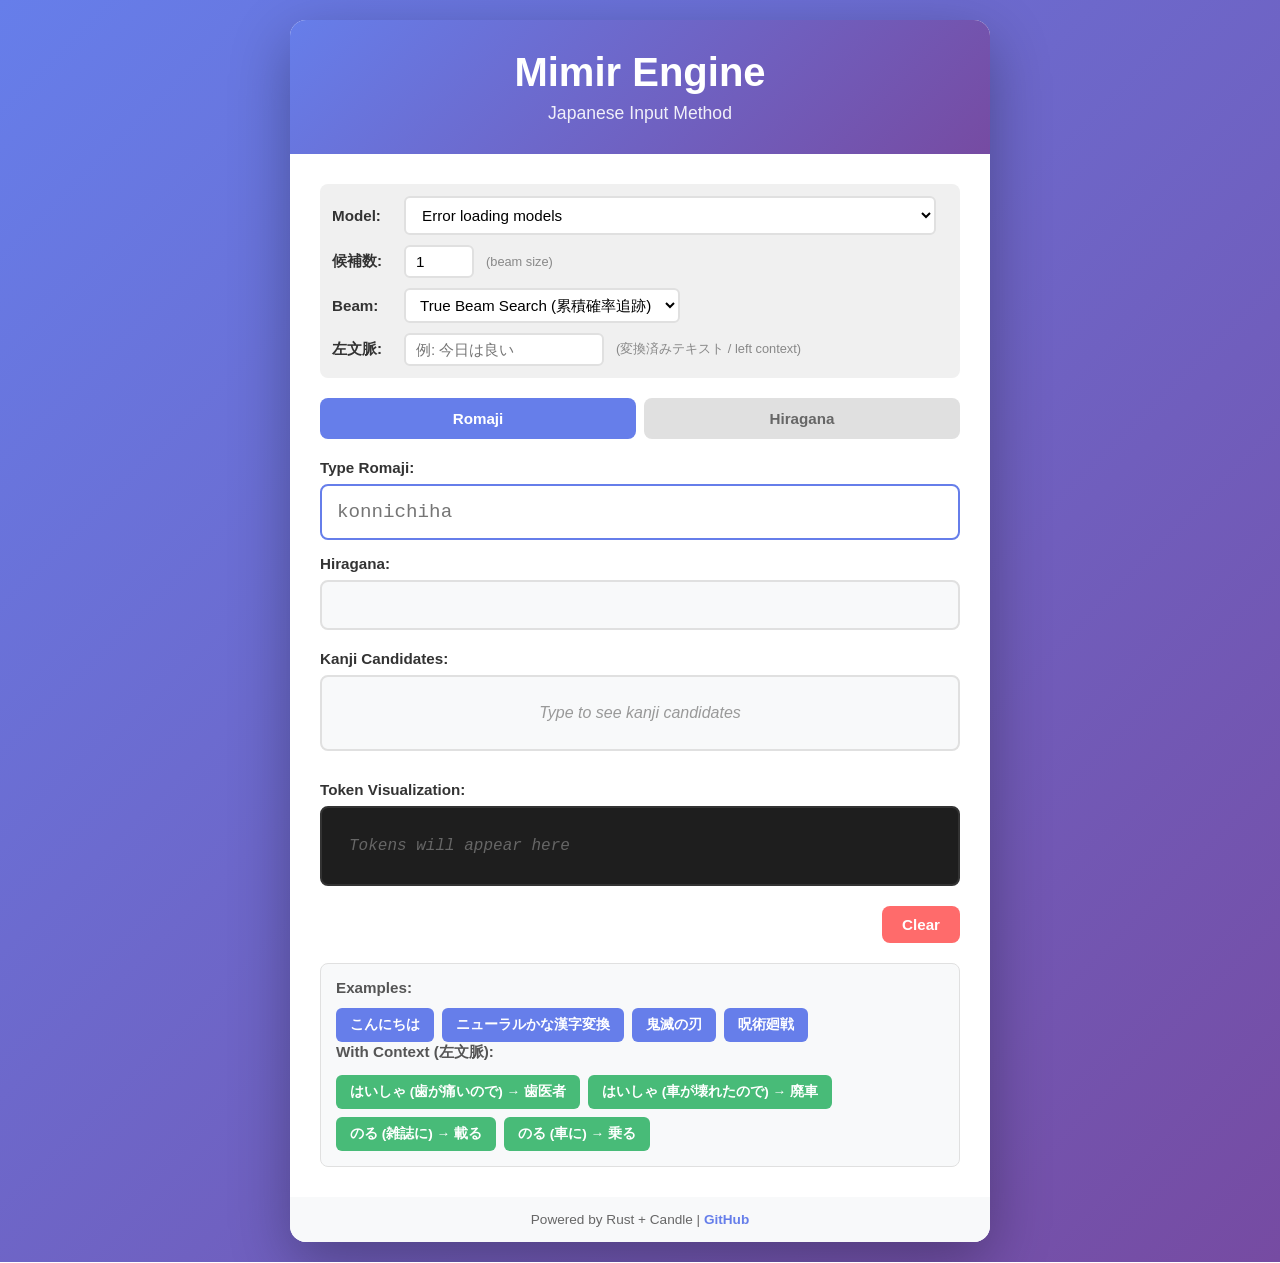
<file: mimir-cli/static/index.html>
<!DOCTYPE html>
<html lang="ja">
<head>
    <meta charset="UTF-8">
    <meta name="viewport" content="width=device-width, initial-scale=1.0">
    <title>Mimir Engine - Japanese Input Method</title>
    <link rel="stylesheet" href="styles.css?v=3">
</head>
<body>
    <div class="container">
        <header>
            <h1>Mimir Engine</h1>
            <p class="subtitle">Japanese Input Method</p>
        </header>

        <main>
            <div class="converter-section">
                <!-- Model Selection and Parameters -->
                <div class="model-section">
                    <div class="model-row">
                        <label for="model-select">Model:</label>
                        <select id="model-select" class="model-select">
                            <option value="">Loading...</option>
                        </select>
                        <span id="model-status" class="model-status"></span>
                    </div>
                    <div class="param-row">
                        <label for="num-candidates-input">候補数:</label>
                        <input type="number" id="num-candidates-input" class="param-input" min="1" max="10" value="1" placeholder="1">
                        <span class="param-hint">(beam size)</span>
                    </div>
                    <div class="param-row beam-search-row">
                        <label for="beam-search-type">Beam:</label>
                        <select id="beam-search-type" class="beam-search-select">
                            <option value="true">True Beam Search (累積確率追跡)</option>
                            <option value="d1_greedy">D1+Greedy (深さ1選択後greedy)</option>
                        </select>
                    </div>
                    <div class="param-row">
                        <label for="context-input">左文脈:</label>
                        <input type="text" id="context-input" class="context-input" placeholder="例: 今日は良い">
                        <span class="param-hint">(変換済みテキスト / left context)</span>
                    </div>
                </div>

                <!-- Input Mode Toggle -->
                <div class="mode-toggle">
                    <button id="romaji-mode-btn" class="mode-btn active">Romaji</button>
                    <button id="hiragana-mode-btn" class="mode-btn">Hiragana</button>
                </div>

                <!-- Romaji Input (default mode) -->
                <div id="romaji-section" class="input-section">
                    <div class="input-group">
                        <label for="romaji-input">Type Romaji: <span id="romaji-char-count" class="char-count"></span></label>
                        <input
                            type="text"
                            id="romaji-input"
                            placeholder="konnichiha"
                            autocomplete="off"
                            spellcheck="false"
                        >
                    </div>
                    <div class="output-group">
                        <label>Hiragana: <span id="hiragana-char-count" class="char-count"></span></label>
                        <div class="output-display hiragana-display">
                            <span id="hiragana-output" class="output-text"></span>
                            <span id="buffer-display" class="buffer-text"></span>
                        </div>
                    </div>
                </div>

                <!-- Direct Hiragana Input -->
                <div id="hiragana-section" class="input-section hidden">
                    <div class="input-group">
                        <label for="direct-hiragana-input">Type Hiragana: <span id="direct-hiragana-char-count" class="char-count"></span></label>
                        <input
                            type="text"
                            id="direct-hiragana-input"
                            placeholder="こんにちは"
                            autocomplete="off"
                            spellcheck="false"
                        >
                    </div>
                </div>

                <!-- Kanji Candidates -->
                <div class="output-group">
                    <div class="kanji-header">
                        <label>Kanji Candidates: <span id="kanji-char-count" class="char-count"></span></label>
                        <span id="inference-time" class="inference-time"></span>
                    </div>
                    <div id="kanji-candidates" class="candidates-display">
                        <p class="placeholder-text">Type to see kanji candidates</p>
                    </div>
                </div>

                <!-- Token Visualization -->
                <div class="output-group token-section">
                    <div class="token-header">
                        <label>Token Visualization:</label>
                        <span id="token-count" class="token-count"></span>
                    </div>
                    <div id="token-display" class="token-display">
                        <p class="placeholder-text">Tokens will appear here</p>
                    </div>
                </div>

                <div class="button-group">
                    <button id="clear-btn" class="btn-secondary">Clear</button>
                </div>

                <div class="examples">
                    <h3>Examples:</h3>
                    <div class="example-buttons">
                        <button class="example-btn" data-text="konnnichiha">こんにちは</button>
                        <button class="example-btn" data-text="nyu-rarukanakanjihenkann">ニューラルかな漢字変換</button>
                        <button class="example-btn" data-text="kimetunoyaiba">鬼滅の刃</button>
                        <button class="example-btn" data-text="jujutukaisenn">呪術廻戦</button>
                    </div>
                    <h3>With Context (左文脈):</h3>
                    <div class="example-buttons">
                        <button class="example-btn-ctx" data-text="はいしゃ" data-context="歯が痛いので">はいしゃ (歯が痛いので) → 歯医者</button>
                        <button class="example-btn-ctx" data-text="はいしゃ" data-context="車が壊れたので">はいしゃ (車が壊れたので) → 廃車</button>
                        <button class="example-btn-ctx" data-text="のる" data-context="雑誌に">のる (雑誌に) → 載る</button>
                        <button class="example-btn-ctx" data-text="のる" data-context="車に">のる (車に) → 乗る</button>

                    </div>
                </div>
            </div>
        </main>

        <footer>
            <p>Powered by Rust + Candle | <a href="https://github.com/togatoga/karukan" target="_blank">GitHub</a></p>
        </footer>
    </div>

    <script src="app.js?v=4"></script>
</body>
</html>
</file>
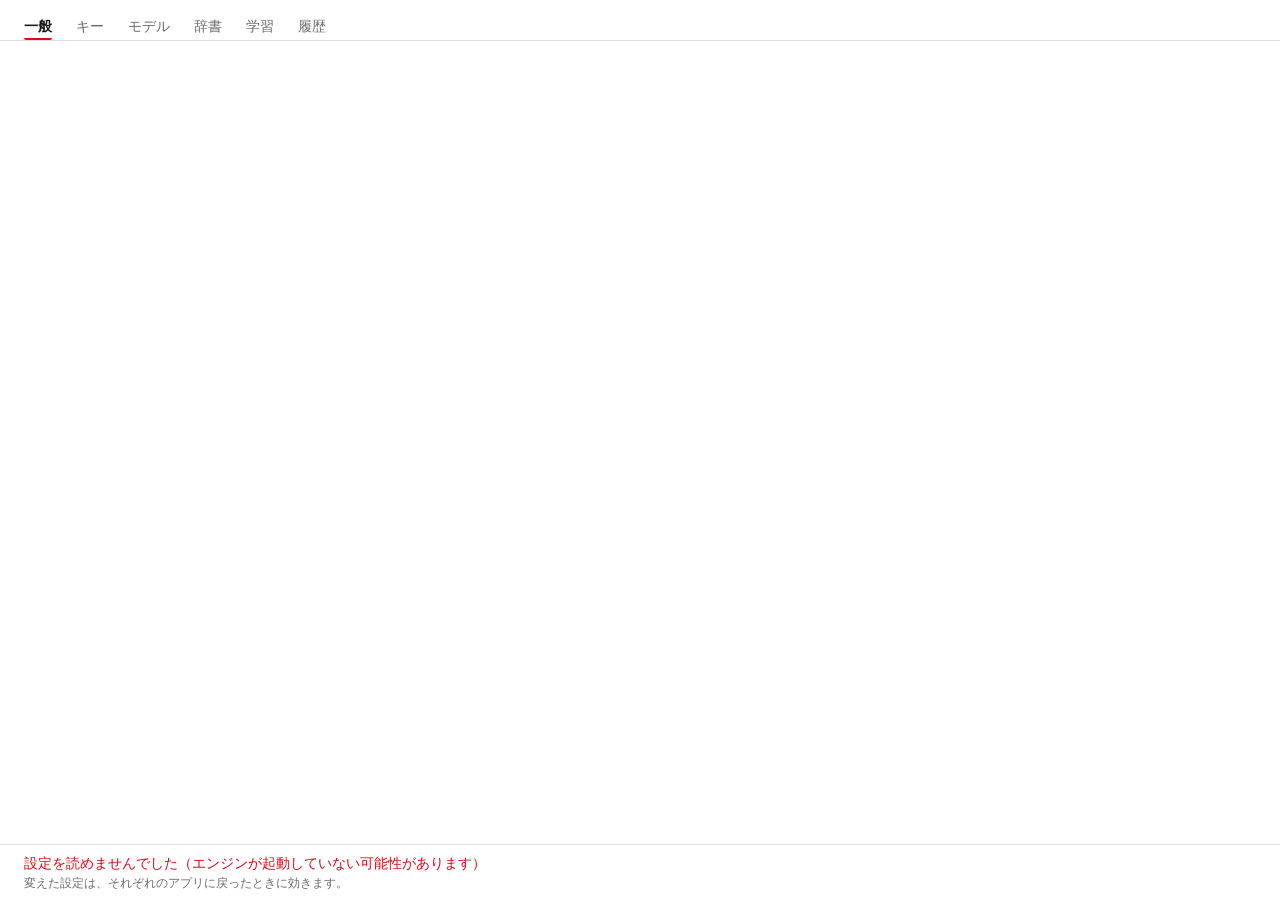
<file: mimir-im/windows/settings/ui/index.html>
<!doctype html>
<html lang="ja">
<head>
<meta charset="utf-8">
<title>Mimir 設定</title>
<link rel="stylesheet" href="style.css">
<script src="app.js" defer></script>
</head>
<body>
<nav id="tabs" role="tablist">
  <button role="tab" data-tab="general">一般</button>
  <button role="tab" data-tab="keys">キー</button>
  <button role="tab" data-tab="models">モデル</button>
  <button role="tab" data-tab="dict">辞書</button>
  <button role="tab" data-tab="learning">学習</button>
  <button role="tab" data-tab="history">履歴</button>
</nav>
<main id="page" role="tabpanel"></main>
<footer>
  <p id="error" role="alert" hidden></p>
  <p class="muted">変えた設定は、それぞれのアプリに戻ったときに効きます。</p>
</footer>
<dialog id="confirm">
  <form method="dialog">
    <h2 id="confirm-title"></h2>
    <p id="confirm-message"></p>
    <menu>
      <button value="cancel">やめる</button>
      <button value="ok" class="danger">すべて消す</button>
    </menu>
  </form>
</dialog>
</body>
</html>
</file>
<file: mimir-cli/static/styles.css>
* {
    margin: 0;
    padding: 0;
    box-sizing: border-box;
}

body {
    font-family: -apple-system, BlinkMacSystemFont, 'Segoe UI', 'Roboto', 'Oxygen', 'Ubuntu',
                 'Cantarell', 'Fira Sans', 'Droid Sans', 'Helvetica Neue', sans-serif;
    background: linear-gradient(135deg, #667eea 0%, #764ba2 100%);
    min-height: 100vh;
    display: flex;
    align-items: center;
    justify-content: center;
    padding: 20px;
}

.container {
    background: white;
    border-radius: 16px;
    box-shadow: 0 20px 60px rgba(0, 0, 0, 0.3);
    max-width: 700px;
    width: 100%;
    overflow: hidden;
}

header {
    background: linear-gradient(135deg, #667eea 0%, #764ba2 100%);
    color: white;
    padding: 30px;
    text-align: center;
}

header h1 {
    font-size: 2.5rem;
    margin-bottom: 8px;
}

.subtitle {
    font-size: 1.1rem;
    opacity: 0.9;
}

main {
    padding: 30px;
}

.converter-section {
    display: flex;
    flex-direction: column;
    gap: 20px;
}

/* Model selection and parameters */
.model-section {
    display: flex;
    flex-direction: column;
    gap: 10px;
    padding: 12px;
    background: #f0f0f0;
    border-radius: 8px;
}

.model-row,
.param-row {
    display: flex;
    align-items: center;
    gap: 12px;
}

.model-section label {
    font-weight: 600;
    color: #333;
    white-space: nowrap;
    min-width: 60px;
}

.param-input {
    width: 70px;
    padding: 6px 10px;
    font-size: 0.95rem;
    border: 2px solid #e0e0e0;
    border-radius: 6px;
    background: white;
    transition: border-color 0.3s;
}

.param-input:focus {
    outline: none;
    border-color: #667eea;
}

.context-input {
    flex: 1;
    max-width: 200px;
    padding: 6px 10px;
    font-size: 0.95rem;
    border: 2px solid #e0e0e0;
    border-radius: 6px;
    background: white;
    transition: border-color 0.3s;
}

.context-input:focus {
    outline: none;
    border-color: #667eea;
}

.param-hint {
    font-size: 0.8rem;
    color: #888;
}

.model-select {
    flex: 1;
    padding: 8px 12px;
    font-size: 0.95rem;
    border: 2px solid #e0e0e0;
    border-radius: 6px;
    background: white;
    cursor: pointer;
    transition: border-color 0.3s;
}

.model-select:focus {
    outline: none;
    border-color: #667eea;
}

.model-select:hover {
    border-color: #667eea;
}

.model-status {
    font-size: 0.85rem;
    color: #666;
}

.model-status.loading {
    color: #667eea;
    font-weight: 600;
}

/* Mode toggle */
.mode-toggle {
    display: flex;
    gap: 8px;
}

.mode-btn {
    flex: 1;
    padding: 10px 16px;
    background: #e0e0e0;
    color: #666;
    border: 2px solid transparent;
}

.mode-btn.active {
    background: #667eea;
    color: white;
}

.mode-btn:hover:not(.active) {
    background: #d0d0d0;
}

/* Input sections */
.input-section {
    display: flex;
    flex-direction: column;
    gap: 15px;
}

.hidden {
    display: none !important;
}

/* Kanji header with inference time */
.kanji-header {
    display: flex;
    justify-content: space-between;
    align-items: center;
}

.inference-time {
    font-size: 0.85rem;
    color: #667eea;
    font-weight: 600;
}

.input-group, .output-group {
    display: flex;
    flex-direction: column;
    gap: 8px;
}

label {
    font-weight: 600;
    color: #333;
    font-size: 0.95rem;
}

.char-count {
    font-weight: 400;
    color: #888;
    font-size: 0.85rem;
    margin-left: 4px;
}

#romaji-input {
    padding: 15px;
    font-size: 1.2rem;
    border: 2px solid #e0e0e0;
    border-radius: 8px;
    transition: border-color 0.3s;
    font-family: monospace;
}

#romaji-input:focus,
#direct-hiragana-input:focus {
    outline: none;
    border-color: #667eea;
}

#direct-hiragana-input {
    padding: 15px;
    font-size: 1.2rem;
    border: 2px solid #e0e0e0;
    border-radius: 8px;
    transition: border-color 0.3s;
    font-family: 'Hiragino Kaku Gothic ProN', 'Yu Gothic', 'Meiryo', sans-serif;
}

.output-display {
    background: #f8f9fa;
    padding: 15px;
    border-radius: 8px;
    min-height: 50px;
    font-size: 1.3rem;
    font-family: 'Hiragino Kaku Gothic ProN', 'Yu Gothic', 'Meiryo', sans-serif;
    border: 2px solid #e0e0e0;
}

.hiragana-display {
    min-height: 50px;
}

.output-text {
    color: #333;
}

.buffer-text {
    color: #999;
    border-bottom: 2px solid #667eea;
}

/* Candidates display */
.candidates-display {
    background: #f8f9fa;
    padding: 12px;
    border-radius: 8px;
    min-height: 60px;
    border: 2px solid #e0e0e0;
}

.candidate-item {
    display: flex;
    align-items: center;
    gap: 12px;
    padding: 10px 12px;
    background: white;
    border-radius: 6px;
    margin-bottom: 6px;
    cursor: pointer;
    transition: all 0.2s;
    border: 1px solid #e0e0e0;
}

.candidate-item:last-child {
    margin-bottom: 0;
}

.candidate-item:hover {
    background: #f0f0ff;
    border-color: #667eea;
    transform: translateX(4px);
}

.candidate-item.copied {
    background: #d4edda;
    border-color: #28a745;
}

.candidate-number {
    display: flex;
    align-items: center;
    justify-content: center;
    width: 22px;
    height: 22px;
    background: #667eea;
    color: white;
    border-radius: 50%;
    font-size: 0.75rem;
    font-weight: 600;
    flex-shrink: 0;
}

.candidate-text {
    font-size: 1.2rem;
    font-family: 'Hiragino Kaku Gothic ProN', 'Yu Gothic', 'Meiryo', sans-serif;
    color: #333;
}

.placeholder-text {
    color: #999;
    font-style: italic;
    text-align: center;
    padding: 15px;
}

.loading-text {
    color: #667eea;
    text-align: center;
    padding: 15px;
}

.error-text {
    color: #dc3545;
    text-align: center;
    padding: 15px;
}

/* Buttons */
button {
    padding: 10px 20px;
    font-size: 0.95rem;
    border: none;
    border-radius: 8px;
    cursor: pointer;
    transition: all 0.3s;
    font-weight: 600;
}

.button-group {
    display: flex;
    justify-content: flex-end;
}

#clear-btn {
    background: #ff6b6b;
    color: white;
}

#clear-btn:hover {
    background: #ff5252;
    transform: translateY(-2px);
    box-shadow: 0 4px 12px rgba(255, 107, 107, 0.3);
}

/* Examples */
.examples {
    background: #f8f9fa;
    padding: 15px;
    border-radius: 8px;
    border: 1px solid #e0e0e0;
}

.examples h3 {
    color: #555;
    margin-bottom: 12px;
    font-size: 0.95rem;
}

.example-buttons {
    display: flex;
    flex-wrap: wrap;
    gap: 8px;
}

.example-btn {
    background: #667eea;
    color: white;
    padding: 8px 14px;
    font-size: 0.85rem;
    border: none;
    border-radius: 6px;
    cursor: pointer;
    transition: all 0.3s;
}

.example-btn:hover {
    background: #5568d3;
    transform: translateY(-2px);
    box-shadow: 0 4px 12px rgba(102, 126, 234, 0.3);
}

.example-btn-ctx {
    background: #48bb78;
    color: white;
    padding: 8px 14px;
    font-size: 0.85rem;
    border: none;
    border-radius: 6px;
    cursor: pointer;
    transition: all 0.3s;
}

.example-btn-ctx:hover {
    background: #38a169;
    transform: translateY(-2px);
    box-shadow: 0 4px 12px rgba(72, 187, 120, 0.3);
}

footer {
    background: #f8f9fa;
    padding: 15px;
    text-align: center;
    color: #666;
    font-size: 0.85rem;
}

footer a {
    color: #667eea;
    text-decoration: none;
    font-weight: 600;
}

footer a:hover {
    text-decoration: underline;
}

/* Token visualization */
.token-section {
    margin-top: 10px;
}

.token-header {
    display: flex;
    justify-content: space-between;
    align-items: center;
}

.token-count {
    font-size: 0.85rem;
    color: #667eea;
    font-weight: 600;
}

.token-display {
    background: #1e1e1e;
    padding: 12px;
    border-radius: 8px;
    min-height: 50px;
    border: 2px solid #333;
    font-family: 'SF Mono', 'Monaco', 'Inconsolata', 'Fira Code', 'Consolas', monospace;
    line-height: 1.4;
}

/* When showing inline tokens (legacy mode) */
.token-display:not(:has(.candidate-token-group)) {
    display: flex;
    flex-wrap: wrap;
    gap: 2px;
    align-items: flex-start;
}

.token-display .placeholder-text {
    color: #666;
}

.token {
    display: inline-block;
    padding: 2px 4px;
    border-radius: 3px;
    font-size: 0.9rem;
    white-space: pre;
    position: relative;
}

.token:hover {
    opacity: 0.8;
}

.token:hover::after {
    content: attr(data-id);
    position: absolute;
    bottom: 100%;
    left: 50%;
    transform: translateX(-50%);
    background: #333;
    color: #fff;
    padding: 2px 6px;
    border-radius: 3px;
    font-size: 0.7rem;
    white-space: nowrap;
    z-index: 10;
}

/* Input tokens - blue/purple gradient */
.token.input {
    background: linear-gradient(135deg, #667eea 0%, #764ba2 100%);
    color: white;
}

/* Output tokens - green gradient */
.token.output {
    background: linear-gradient(135deg, #11998e 0%, #38ef7d 100%);
    color: white;
}

/* Special tokens - orange */
.token.special {
    background: linear-gradient(135deg, #f093fb 0%, #f5576c 100%);
    color: white;
}

/* Whitespace/newline token */
.token.whitespace {
    background: #444;
    color: #aaa;
}

/* Byte-group tokens (decoded from multiple byte tokens) */
.token.byte-group {
    border: 2px dashed rgba(255, 255, 255, 0.5);
    position: relative;
}

.token.byte-group::before {
    content: "●";
    font-size: 0.5rem;
    position: absolute;
    top: -2px;
    right: -2px;
    color: #ffd700;
}

/* Candidate token groups (multiple candidates visualization) */
.candidate-token-group {
    background: #2d2d2d;
    border-radius: 6px;
    padding: 8px;
    margin-bottom: 8px;
}

.candidate-token-group:last-child {
    margin-bottom: 0;
}

.candidate-token-header {
    display: flex;
    align-items: center;
    gap: 8px;
    margin-bottom: 6px;
    padding-bottom: 6px;
    border-bottom: 1px solid #444;
}

.candidate-token-index {
    background: #667eea;
    color: white;
    padding: 2px 8px;
    border-radius: 4px;
    font-size: 0.8rem;
    font-weight: 600;
}

.candidate-token-text {
    color: #fff;
    font-size: 1rem;
    font-family: 'Hiragino Kaku Gothic ProN', 'Yu Gothic', 'Meiryo', sans-serif;
}

.candidate-token-score,
.candidate-token-meta {
    color: #888;
    font-size: 0.8rem;
    margin-left: auto;
}

.candidate-token-list {
    display: flex;
    flex-wrap: wrap;
    gap: 2px;
}

/* Beam search type selector */
.beam-search-row {
    display: flex;
    align-items: center;
    gap: 12px;
}

.beam-search-select {
    padding: 6px 10px;
    font-size: 0.95rem;
    border: 2px solid #e0e0e0;
    border-radius: 6px;
    background: white;
    transition: border-color 0.3s;
}

.beam-search-select:focus {
    outline: none;
    border-color: #667eea;
}

@media (max-width: 600px) {
    header h1 {
        font-size: 2rem;
    }

    .example-buttons {
        flex-direction: column;
    }

    .example-btn {
        width: 100%;
    }
}
</file>
<file: mimir-im/windows/settings/ui/style.css>
/* Swiss style, as the macOS candidate window: an 8px grid, sans-serif,
   one accent (the same red), a 1.414 type scale (12 / 14 / 20). */

:root {
  --base: #ffffff;
  --main: #1a1a1a;
  --muted: #6b6b6b;
  --line: #e0e0e0;
  --tint: #f2f2f2;
  --accent: #e30613;
  --grid: 8px;
  --small: 12px;
  --body: 14px;
  --large: 20px;
  --sans: "Yu Gothic UI", "Segoe UI", system-ui, sans-serif;
  --mono: "Cascadia Mono", Consolas, ui-monospace, monospace;
  color-scheme: light dark;
}

@media (prefers-color-scheme: dark) {
  :root {
    --base: #1c1c1c;
    --main: #ececec;
    --muted: #9a9a9a;
    --line: #3a3a3a;
    --tint: #2a2a2a;
    --accent: #ff3b44;
  }
}

* { box-sizing: border-box; }

html, body { height: 100%; margin: 0; }

body {
  display: flex;
  flex-direction: column;
  background: var(--base);
  color: var(--main);
  font: var(--body)/1.5 var(--sans);
}

button, input, select { font: inherit; color: inherit; }

/* The platform's own blue stays out: the accent is for the tab marker. */
input[type="checkbox"] { accent-color: var(--main); }

/* --- Tabs ----------------------------------------------------------------- */

#tabs {
  display: flex;
  gap: calc(var(--grid) * 3);
  padding: var(--grid) calc(var(--grid) * 3) 0;
  border-bottom: 1px solid var(--line);
}

#tabs button {
  padding: var(--grid) 0;
  border: 0;
  border-bottom: 2px solid transparent;
  background: none;
  color: var(--muted);
  cursor: pointer;
}

#tabs button[aria-selected="true"] {
  border-bottom-color: var(--accent);
  color: var(--main);
  font-weight: 600;
}

main {
  display: flex;
  flex-direction: column;
  flex: 1;
  min-height: 0;
  overflow: auto;
  padding: calc(var(--grid) * 2) calc(var(--grid) * 3);
}

footer {
  padding: var(--grid) calc(var(--grid) * 3);
  border-top: 1px solid var(--line);
}

footer p { margin: 0; }

#error { color: var(--accent); }

.muted { color: var(--muted); font-size: var(--small); }

.mono { font-family: var(--mono); }

.strong { font-weight: 600; }

.num { text-align: right; font-variant-numeric: tabular-nums; }

/* --- Forms: a heading, then label-left / control-right rows ---------------- */

section + section { margin-top: calc(var(--grid) * 3); }

h2 {
  margin: 0 0 var(--grid);
  font-size: var(--small);
  font-weight: 600;
  color: var(--muted);
}

.row {
  display: flex;
  align-items: center;
  gap: calc(var(--grid) * 2);
  min-height: calc(var(--grid) * 5);
  border-bottom: 1px solid var(--line);
}

.row > label:first-child, .row > span:first-child { flex: 1; }

.row.check { justify-content: flex-start; }

.row.check label { display: flex; align-items: center; gap: var(--grid); flex: 1; }

select, input[type="text"], input[type="search"], input[type="number"] {
  height: calc(var(--grid) * 4);
  padding: 0 var(--grid);
  border: 1px solid var(--line);
  border-radius: 2px;
  background: var(--base);
}

input[type="number"] { width: calc(var(--grid) * 12); text-align: right; }

/* A flat box and a small ▾ instead of the platform's glossy pop-up button. */
.select { position: relative; display: inline-block; }

.select select {
  appearance: none;
  padding-right: calc(var(--grid) * 4);
  cursor: pointer;
}

.select::after {
  content: "▾";
  position: absolute;
  top: 50%;
  right: var(--grid);
  transform: translateY(-50%);
  color: var(--muted);
  pointer-events: none;
}

button {
  height: calc(var(--grid) * 4);
  padding: 0 calc(var(--grid) * 2);
  border: 1px solid var(--line);
  border-radius: 2px;
  background: var(--tint);
  cursor: pointer;
}

button:disabled { opacity: 0.4; cursor: default; }

button.plain { padding: 0 var(--grid); border: 0; background: none; }

button.danger { border-color: var(--accent); color: var(--accent); background: none; }

.bar {
  display: flex;
  align-items: center;
  gap: var(--grid);
  margin: var(--grid) 0;
}

.bar .spacer { flex: 1; }

/* --- Key chips --------------------------------------------------------------- */

.keys { display: flex; flex-wrap: wrap; align-items: center; gap: var(--grid); }

.chip {
  display: inline-flex;
  align-items: center;
  height: calc(var(--grid) * 3);
  padding-left: var(--grid);
  border: 1px solid var(--line);
  border-radius: 2px;
  font: var(--small) var(--mono);
}

.chip button { height: 100%; padding: 0 var(--grid); border: 0; background: none; }

.recording { color: var(--muted); }

/* --- Tables ----------------------------------------------------------------- */

.table { overflow: auto; border: 1px solid var(--line); }

/* The list tabs' one table takes what the window leaves it. */
.table.fill { flex: 1; min-height: calc(var(--grid) * 16); }

table { width: 100%; border-collapse: collapse; }

th, td {
  height: calc(var(--grid) * 4);
  padding: 0 var(--grid);
  border-bottom: 1px solid var(--line);
  text-align: left;
  white-space: nowrap;
}

th {
  position: sticky;
  top: 0;
  background: var(--base);
  font-size: var(--small);
  font-weight: 600;
  color: var(--muted);
}

th.sortable { cursor: pointer; }

th.num, td.num { text-align: right; }

td.pick, th.pick { width: calc(var(--grid) * 4); }

tr.selected td { background: var(--tint); }

tbody tr { cursor: default; }

/* --- Dialog ------------------------------------------------------------------ */

dialog {
  width: calc(var(--grid) * 50);
  padding: calc(var(--grid) * 3);
  border: 1px solid var(--line);
  background: var(--base);
  color: var(--main);
}

dialog h2 { font-size: var(--large); color: var(--main); font-weight: 600; }

dialog menu { display: flex; justify-content: flex-end; gap: var(--grid); margin: calc(var(--grid) * 3) 0 0; padding: 0; }
</file>
